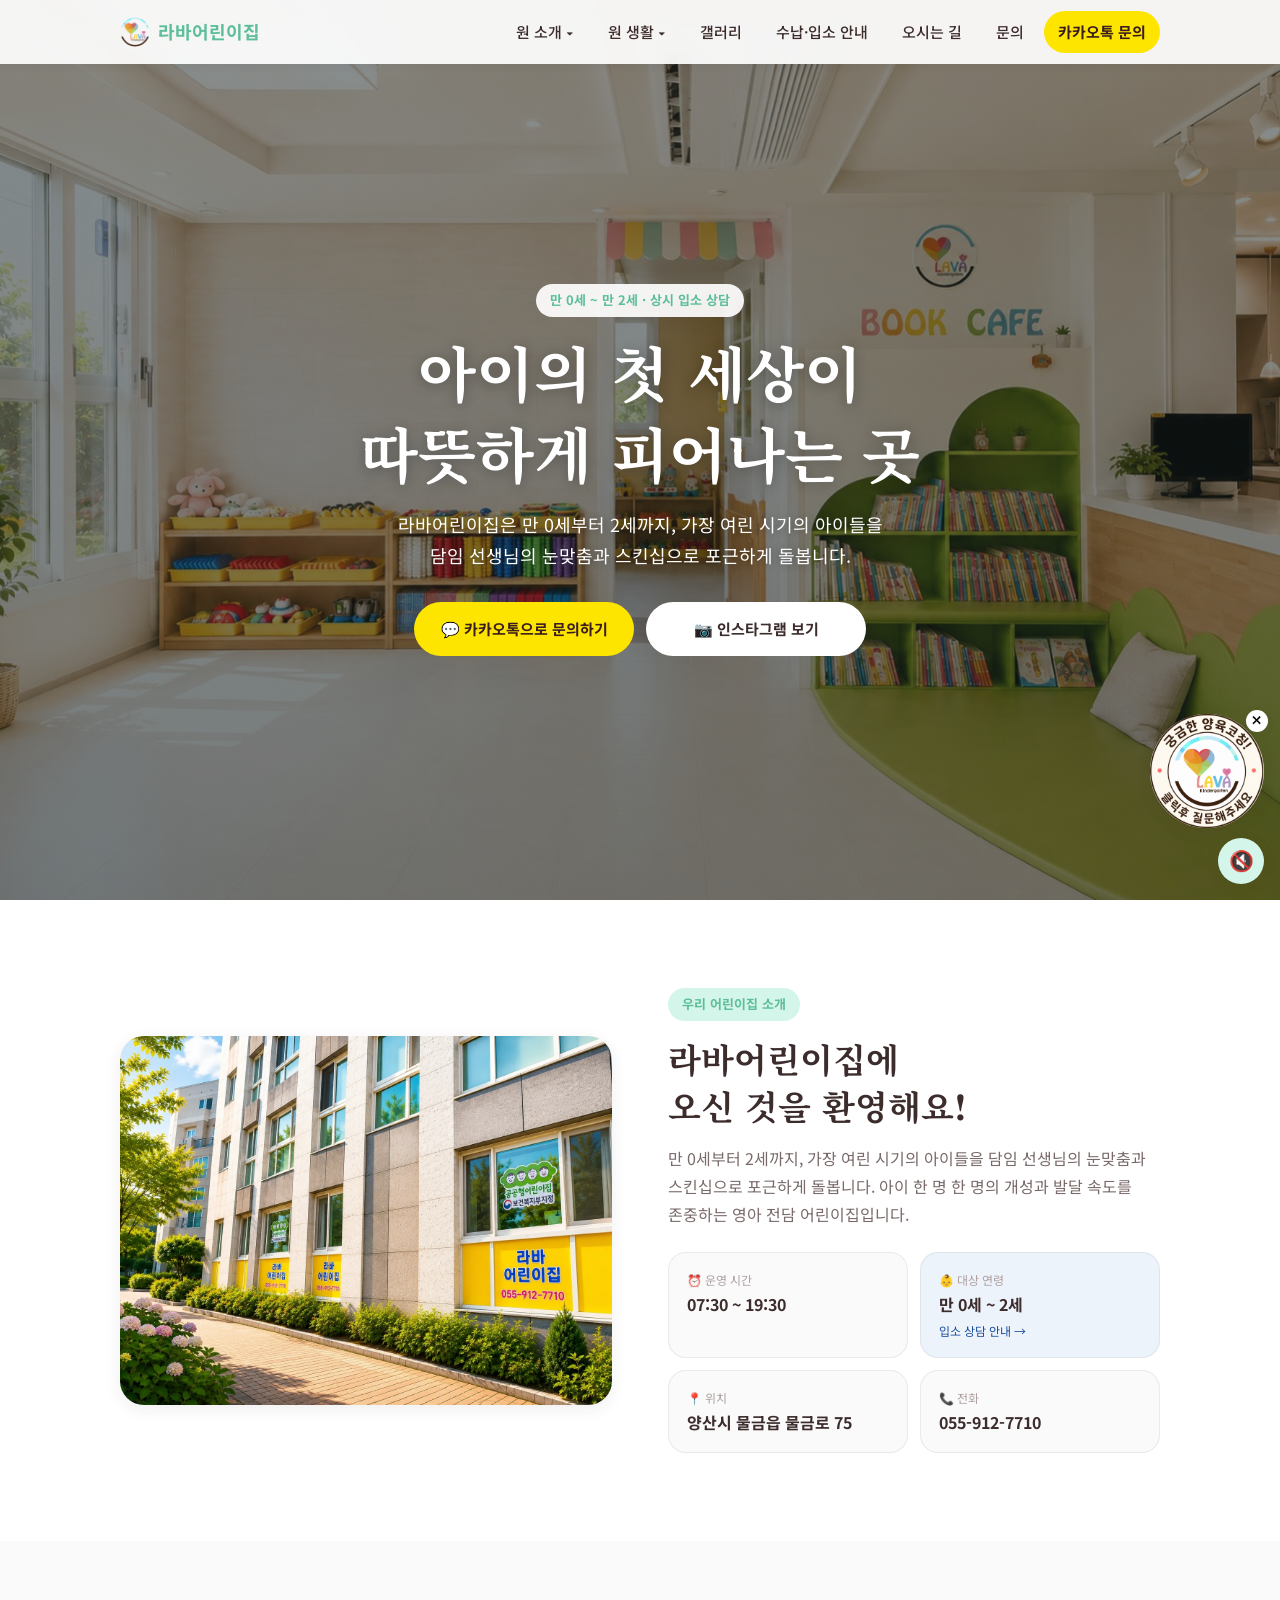
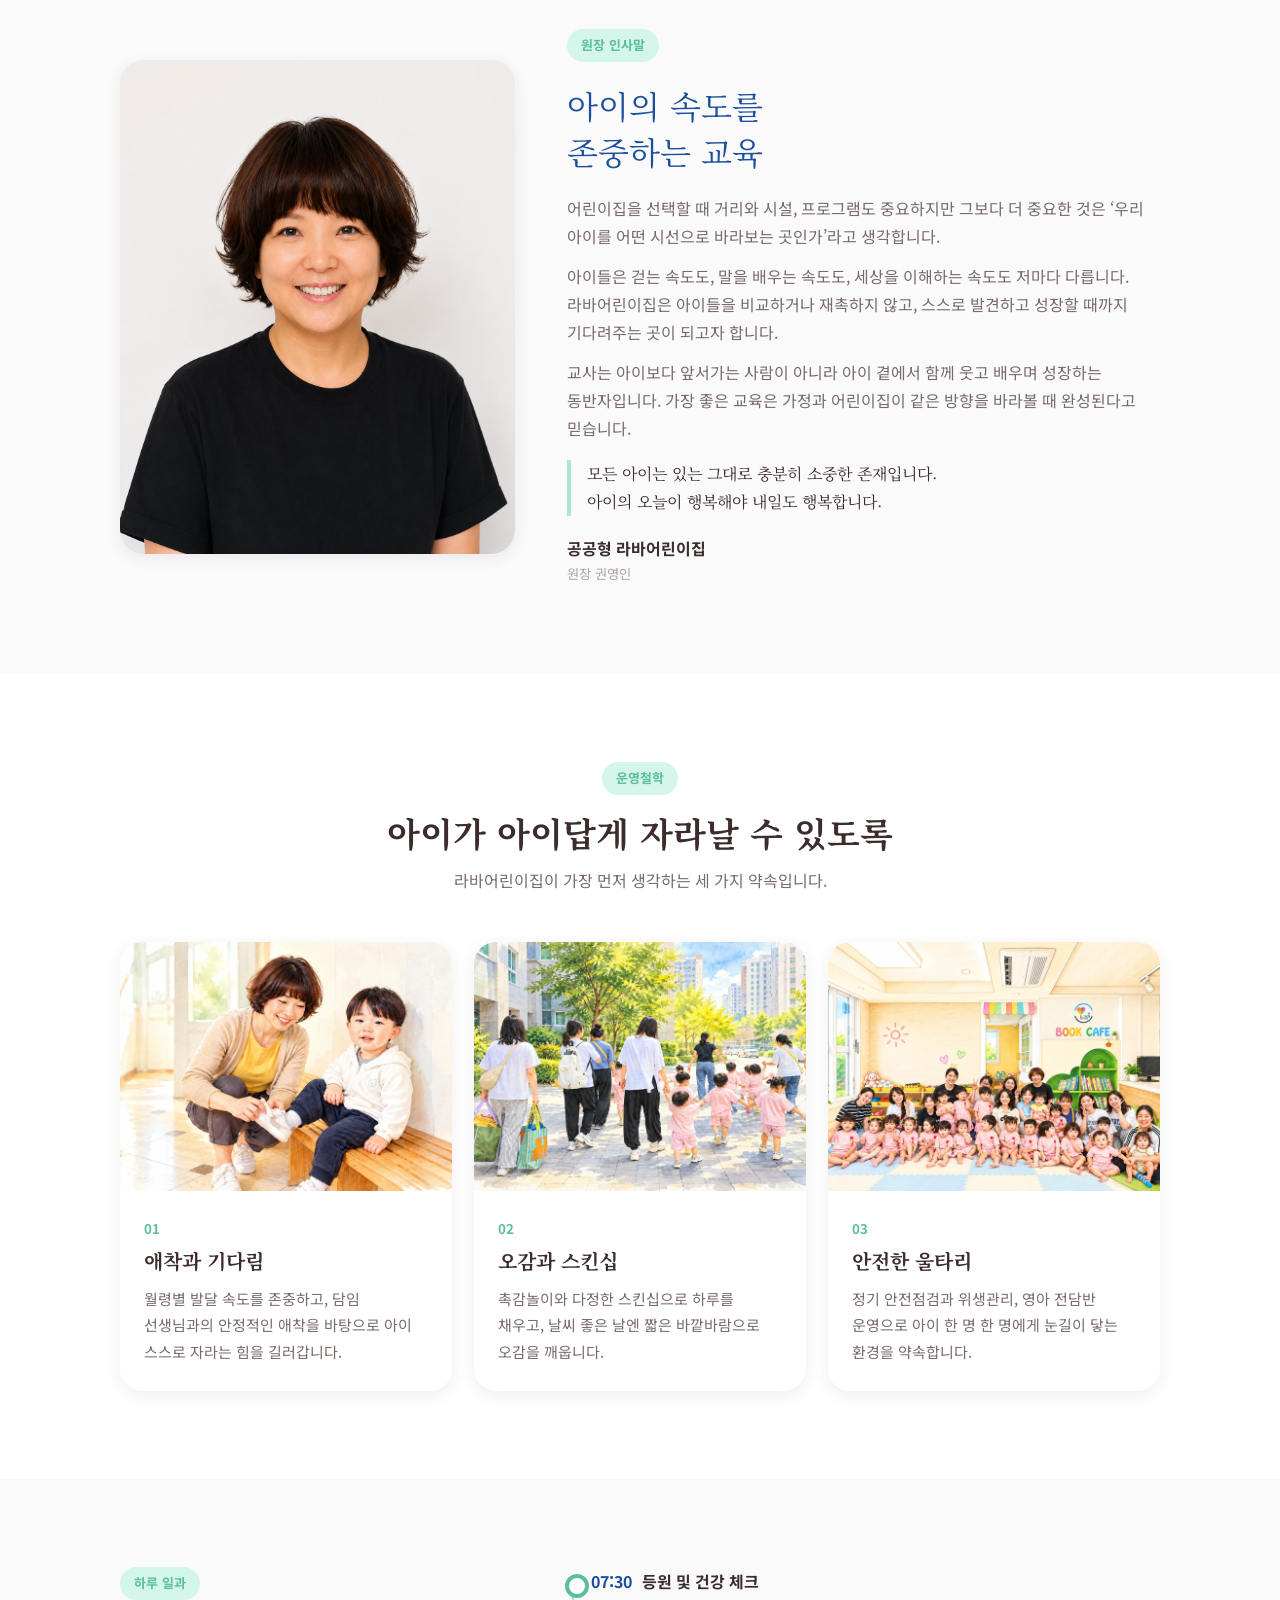
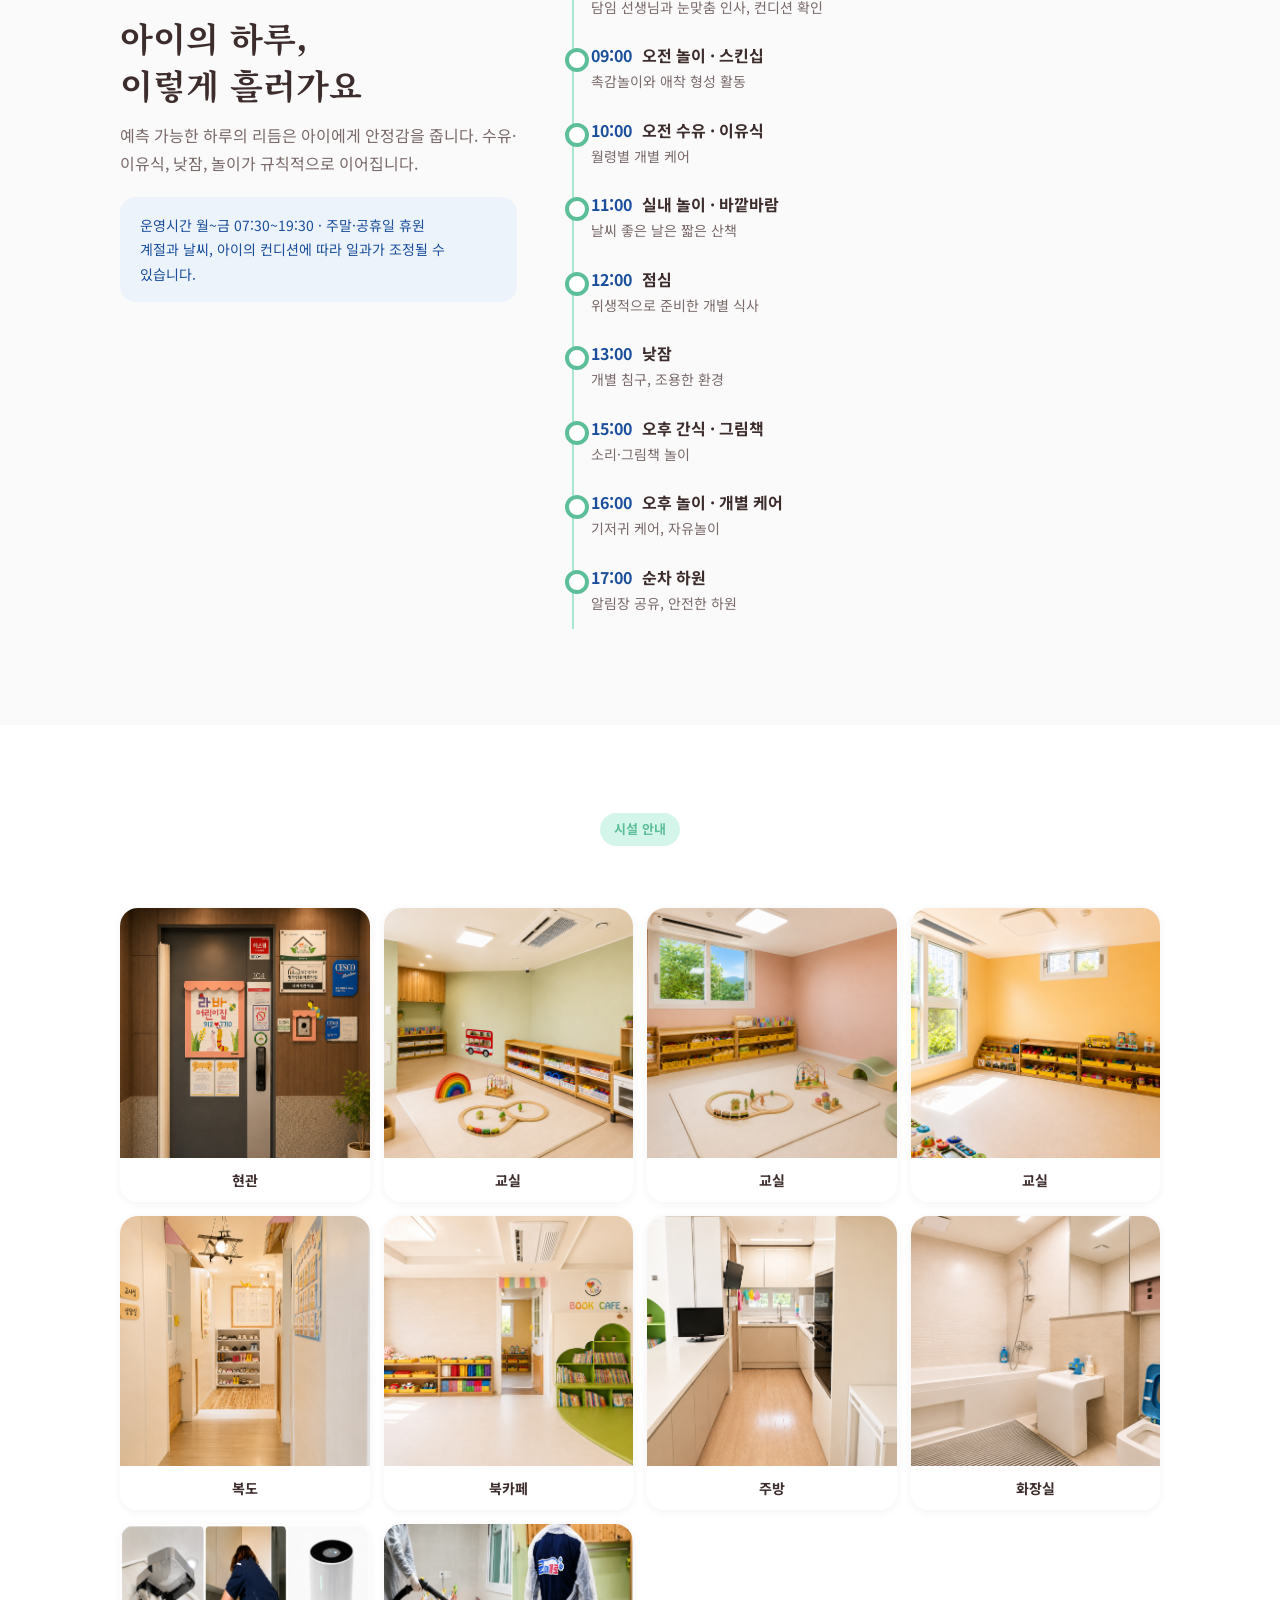
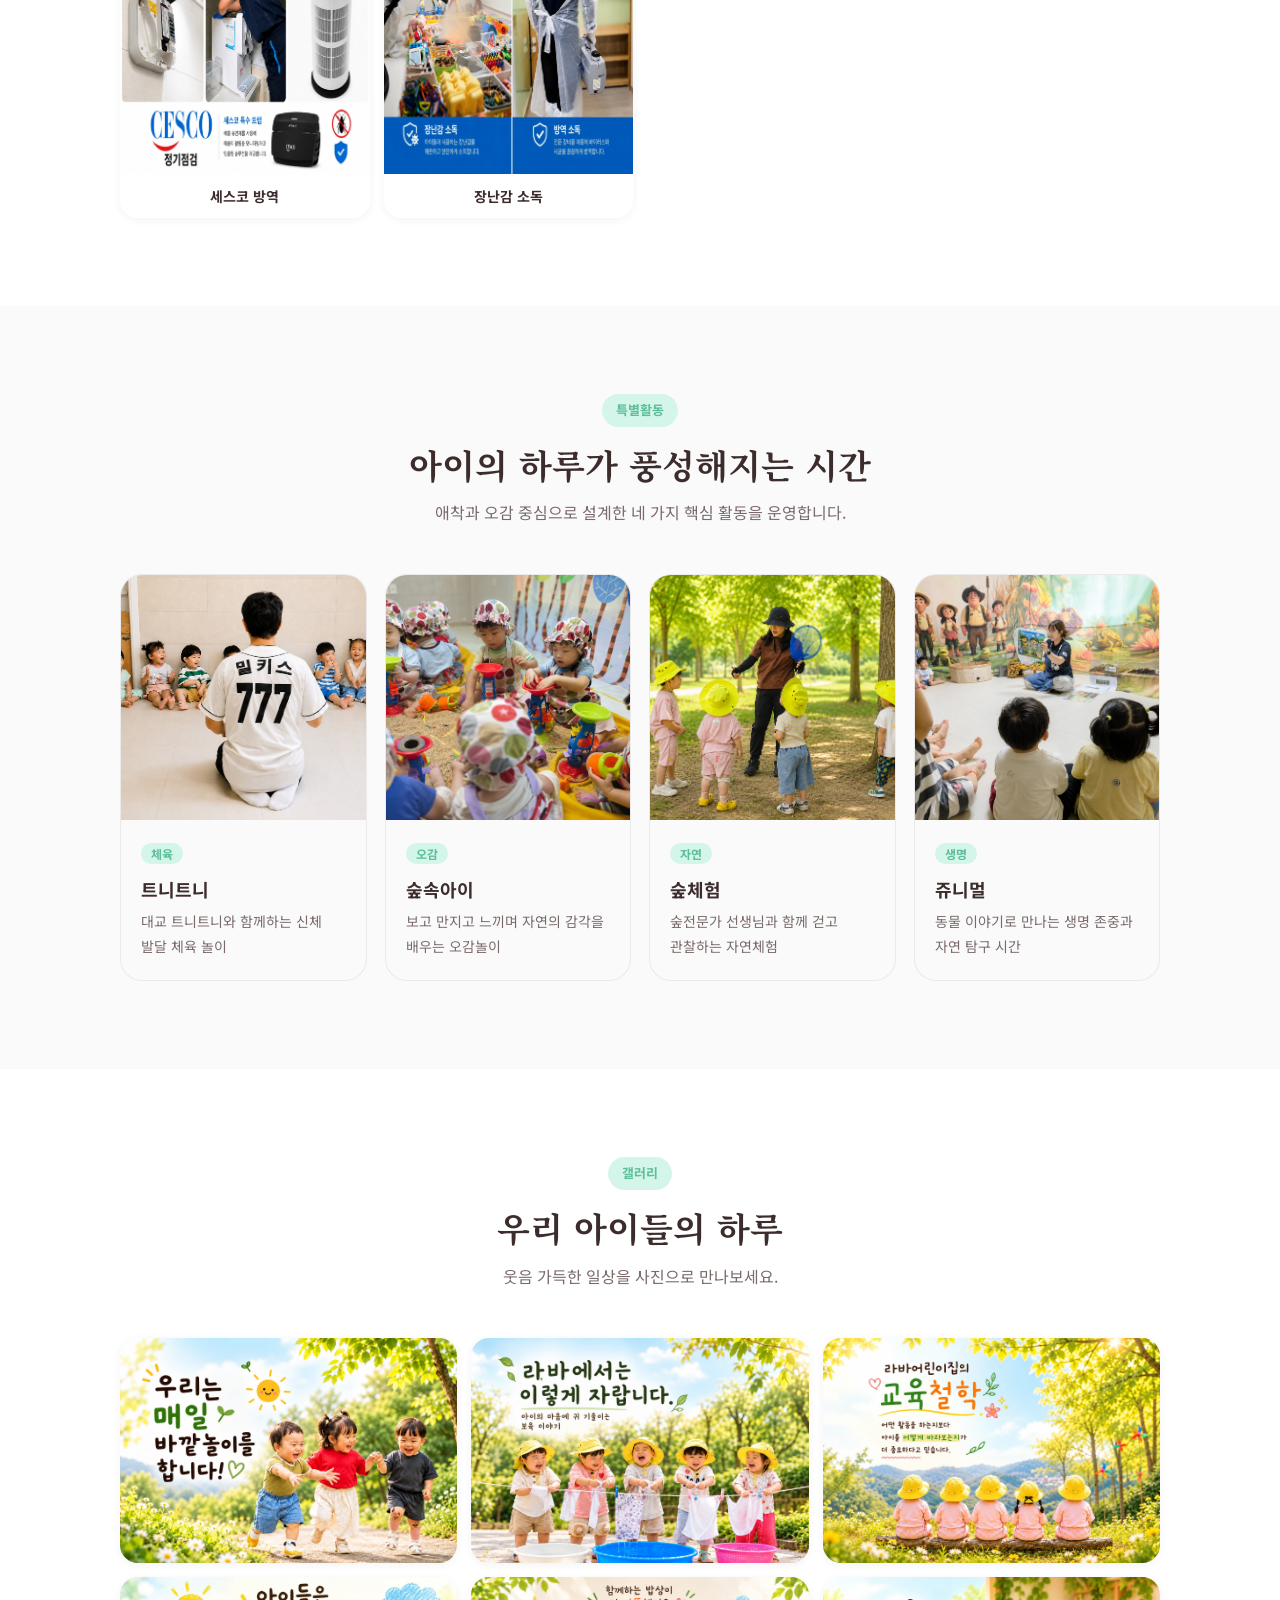
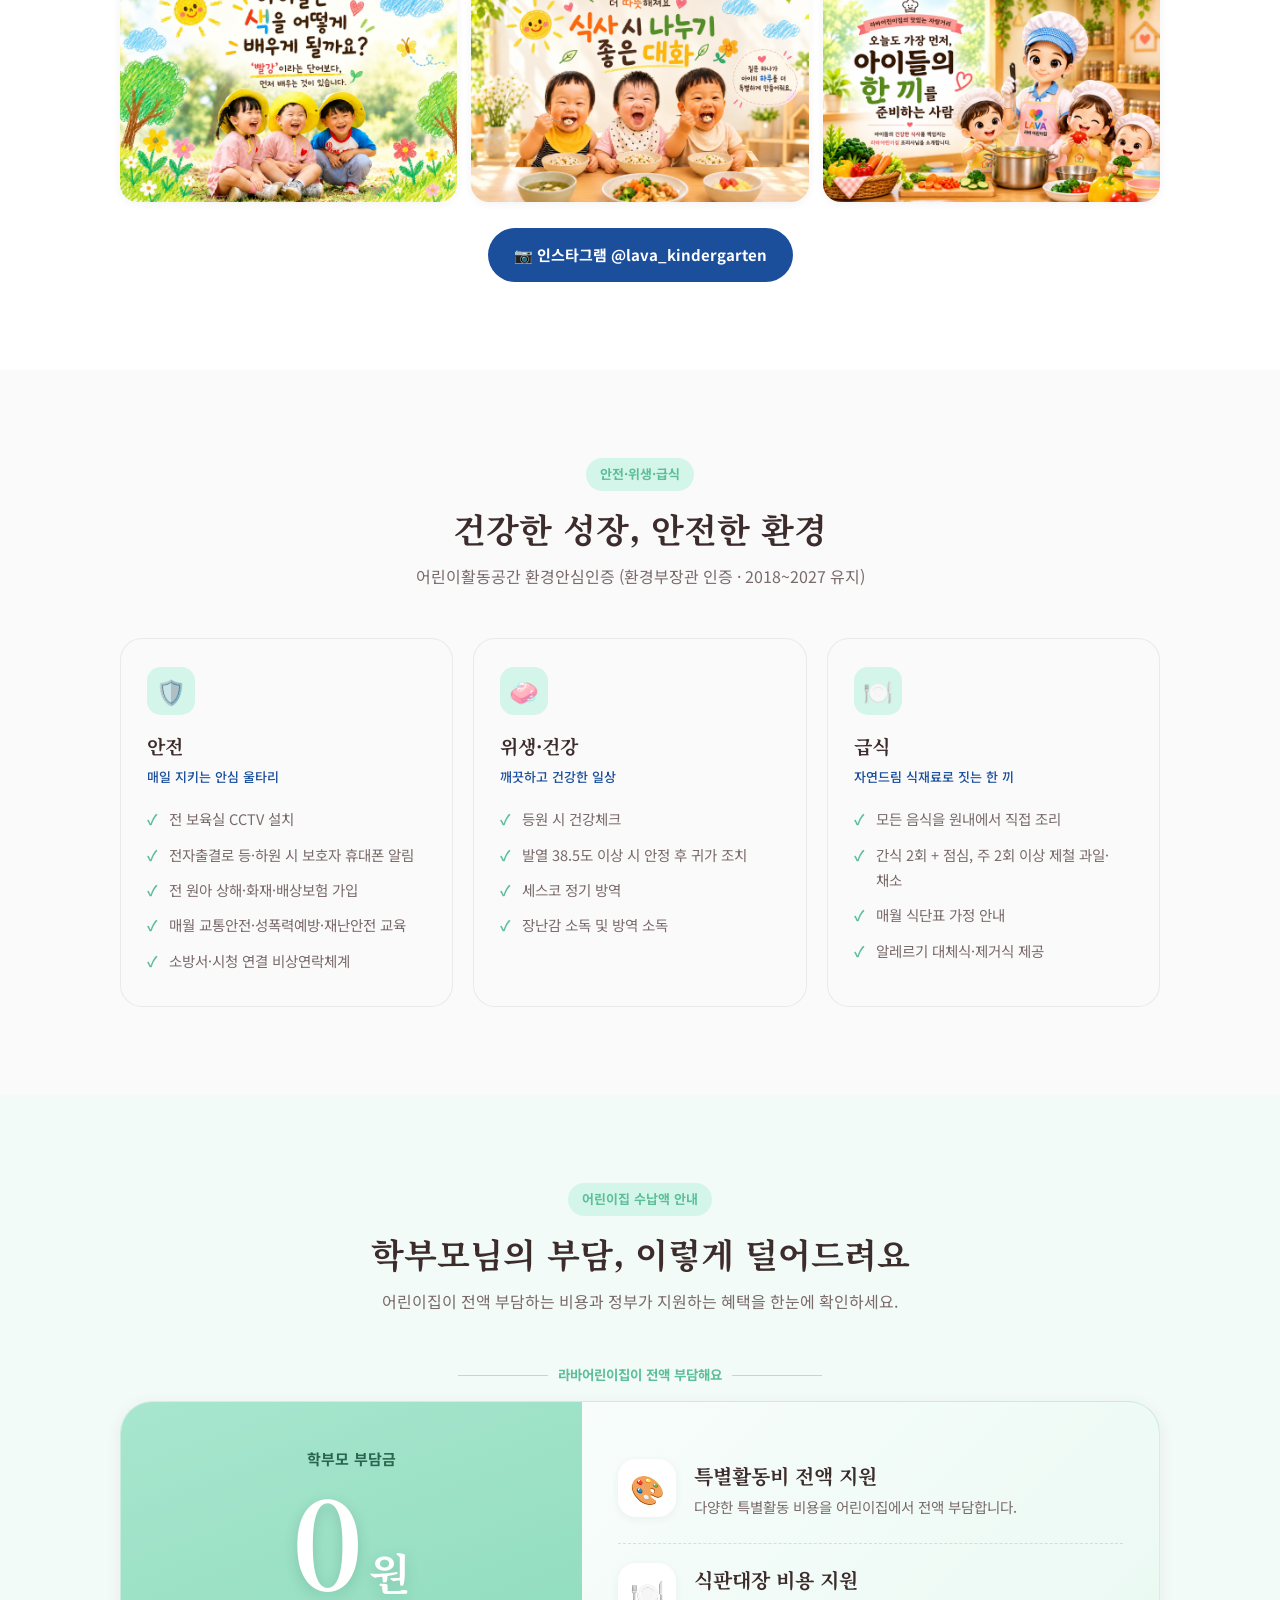
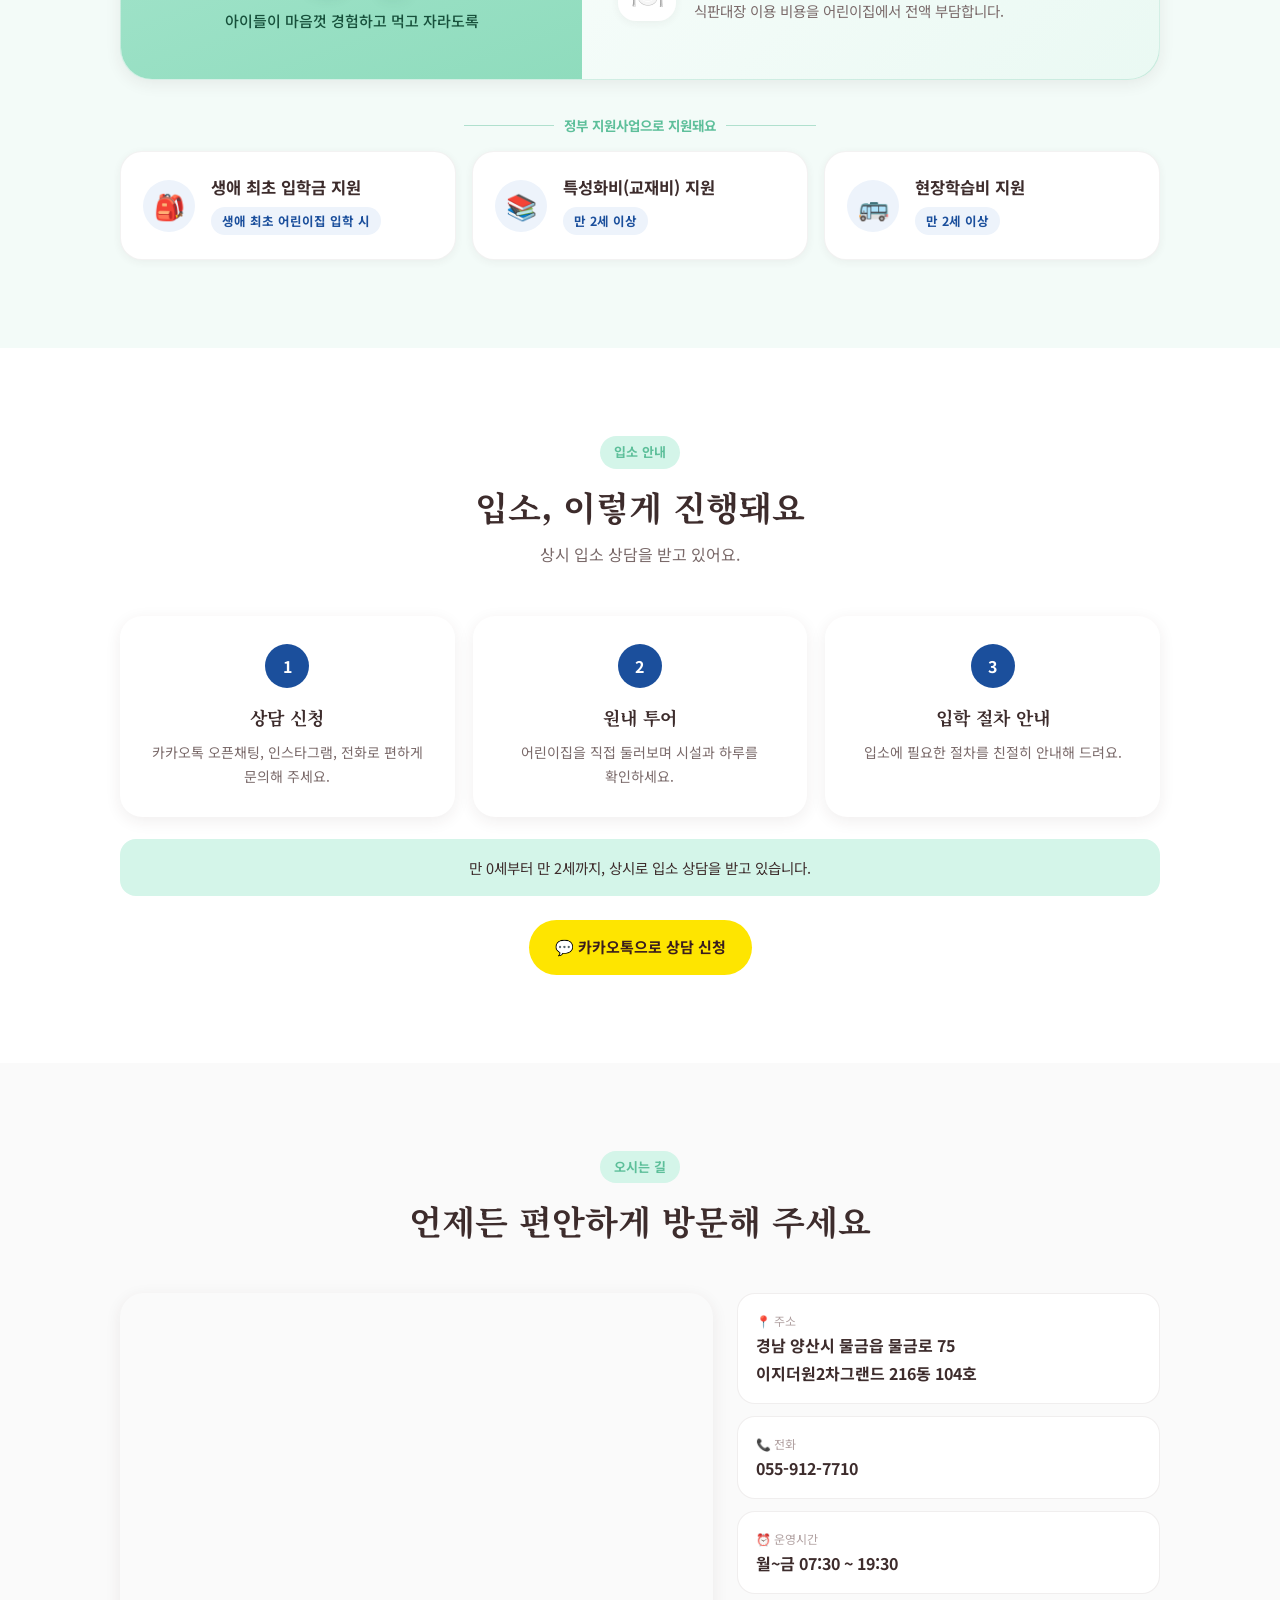
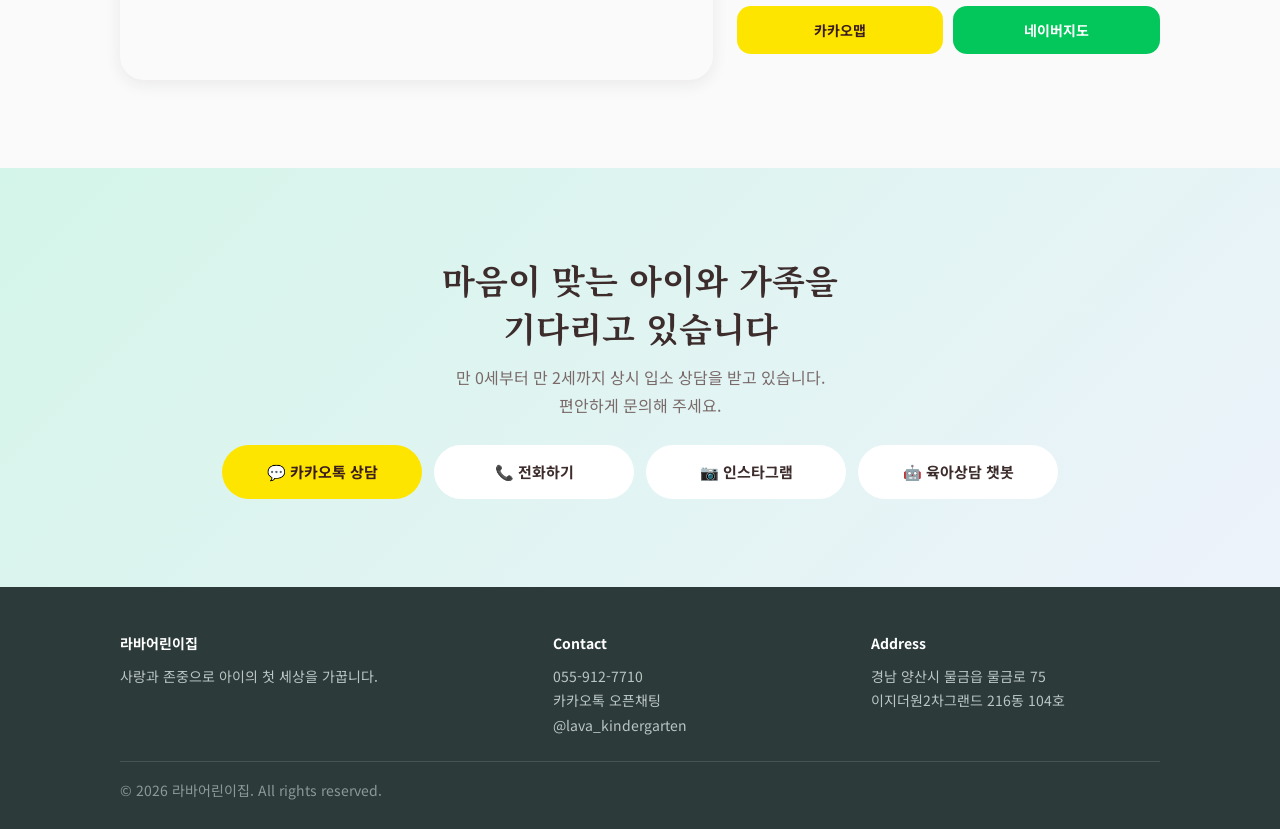
<file: index.html>
<!DOCTYPE html>
<html lang="ko">
<head>
<meta charset="utf-8">
<meta name="viewport" content="width=device-width, initial-scale=1">
<title>라바어린이집 — 아이의 첫 세상이 따뜻하게 피어나는 곳</title>
<meta name="description" content="경남 양산시 물금읍 · 만 0~2세 영아 전담 라바어린이집. 상시 입소 상담 받고 있어요.">
<link rel="icon" type="image/png" href="images/lava-logo.png">
<meta property="og:title" content="라바어린이집 — 아이의 첫 세상이 따뜻하게 피어나는 곳">
<meta property="og:image" content="images/og-image-v2.png">
<link rel="preconnect" href="https://fonts.googleapis.com">
<link href="https://fonts.googleapis.com/css2?family=Noto+Sans+KR:wght@400;500;700&family=Noto+Serif+KR:wght@500;700&display=swap" rel="stylesheet">
<style>
:root{
  --mint:#A8E6CF; --mint-light:#D4F5E9; --mint-dark:#5DBF9A;
  --text-dark:#3D2C2C; --text-mid:#7A6A6A; --text-light:#B0A0A0;
  --bg-main:#FAFAFA; --white:#fff;
  --navy:#1B4F9C; --navy-mid:#3D6FB5; --navy-light:#EDF3FB;
  --kakao:#FEE500;
  --serif:'Noto Serif KR',serif;
  --shadow:0 4px 16px rgba(61,44,44,.08); --shadow-sm:0 2px 8px rgba(61,44,44,.06);
  --border:1.5px solid rgba(61,44,44,.08);
}
*{box-sizing:border-box;margin:0;padding:0}
html{scroll-behavior:smooth;scroll-padding-top:68px}
body{font-family:'Noto Sans KR',sans-serif;background:var(--bg-main);color:var(--text-dark);line-height:1.75;word-break:keep-all}
img{display:block;max-width:100%}
a{color:inherit;text-decoration:none}
ul{list-style:none}
.container{max-width:1080px;margin:0 auto;padding:0 20px}
section{padding:88px 0}
.bg-w{background:var(--white)}
.badge{display:inline-flex;align-items:center;gap:6px;background:var(--mint-light);color:var(--mint-dark);font-weight:700;font-size:13px;padding:5px 14px;border-radius:99px;margin-bottom:14px}
h2{font-family:var(--serif);font-size:clamp(26px,3.6vw,34px);line-height:1.4;font-weight:700}
.sec-head{text-align:center;margin-bottom:48px}
.sec-head p{color:var(--text-mid);margin-top:10px}
.btn{display:inline-flex;align-items:center;gap:8px;padding:14px 26px;border-radius:99px;font-weight:700;font-size:15px;transition:.2s;border:0;cursor:pointer;font-family:inherit}
.btn:hover{transform:translateY(-2px)}
.btn-kakao{background:var(--kakao);color:#3A1D1D}
.btn-white{background:#fff;color:var(--text-dark)}
.btn-navy{background:var(--navy);color:#fff}
.reveal{opacity:0;transform:translateY(24px);transition:.7s}
.reveal.on{opacity:1;transform:none}

/* NAV */
nav{position:fixed;top:0;left:0;right:0;z-index:100;background:rgba(255,255,255,.92);backdrop-filter:blur(10px);box-shadow:var(--shadow-sm)}
.nav-in{display:flex;align-items:center;justify-content:space-between;height:64px}
.brand{display:flex;align-items:center;gap:8px;font-weight:700;font-size:18px;color:var(--mint-dark)}
.brand img{width:30px;height:30px;border-radius:50%;object-fit:cover}
.menu{display:flex;align-items:center;gap:6px}
.menu>li{position:relative}
.menu>li>a{display:block;padding:8px 14px;font-weight:500;font-size:15px;border-radius:10px}
.menu>li>a:hover{color:var(--mint-dark)}
.drop{position:absolute;top:100%;left:0;min-width:160px;background:#fff;border-radius:14px;box-shadow:var(--shadow);padding:8px;display:none}
.menu li:hover .drop{display:block}
.drop a{display:block;padding:9px 14px;border-radius:9px;font-size:14px}
.drop a:hover{background:var(--mint-light)}
.menu .nk{background:var(--kakao);font-weight:700;border-radius:99px;color:#3A1D1D}
.burger{display:none;background:none;border:0;font-size:26px;cursor:pointer;color:var(--text-dark)}
.mnav{display:none;position:fixed;top:64px;left:0;right:0;background:#fff;box-shadow:var(--shadow);padding:8px 20px 20px;z-index:99;max-height:calc(100vh - 64px);overflow:auto}
.mnav.open{display:block}
.mnav h4{font-size:12px;color:var(--text-light);margin:14px 0 2px}
.mnav a{display:block;padding:10px 0;border-bottom:1px solid rgba(61,44,44,.06)}

/* HERO */
.hero{position:relative;min-height:100vh;display:flex;align-items:center;justify-content:center;text-align:center;color:#fff;padding:100px 20px 60px;
  background:linear-gradient(rgba(20,30,30,.50),rgba(20,30,30,.58)),url("images/main-hero.jpg") center/cover}
.hero .badge{background:rgba(255,255,255,.92)}
.hero h1{font-family:var(--serif);font-size:clamp(34px,6vw,60px);line-height:1.35;font-weight:700;margin-bottom:16px;text-shadow:0 2px 14px rgba(0,0,0,.3)}
.hero h1 em{font-style:normal}
.hero p{font-size:18px;margin-bottom:30px;text-shadow:0 1px 8px rgba(0,0,0,.3)}
.hero .btns{display:flex;gap:12px;justify-content:center;flex-wrap:wrap}
.hero .btns .btn{width:220px;justify-content:center;padding:14px 10px;white-space:nowrap}

/* ABOUT */
.about-grid{display:grid;grid-template-columns:1fr 1fr;gap:56px;align-items:center}
.about-visual img{border-radius:24px;box-shadow:var(--shadow);aspect-ratio:4/3;object-fit:cover;width:100%}
.about-text p{color:var(--text-mid);margin:14px 0 24px}
.info-grid{display:grid;grid-template-columns:1fr 1fr;gap:12px}
.info-card{background:var(--bg-main);border:var(--border);border-radius:18px;padding:16px 18px;display:block;transition:.2s}
.info-card:hover{box-shadow:var(--shadow);transform:translateY(-2px)}
.info-card label{display:block;font-size:12px;color:var(--text-light)}
.info-card span{font-weight:700;font-size:16px}
.info-card small{display:block;color:var(--navy);font-size:12px;margin-top:2px}
.info-card-accent{background:var(--navy-light)}

/* DIRECTOR */
.dir-grid{display:grid;grid-template-columns:4fr 6fr;gap:52px;align-items:center}
.dir-grid img{border-radius:24px;box-shadow:var(--shadow);width:100%}
.dir-text .q{font-family:var(--serif);font-size:clamp(24px,3.2vw,32px);color:var(--navy);line-height:1.45;margin:6px 0 20px}
.dir-text p{color:var(--text-mid);margin-bottom:12px}
.dir-text .verse{font-family:var(--serif);color:var(--text-dark);border-left:4px solid var(--mint);padding-left:16px;margin:18px 0}
.sig{margin-top:16px;font-weight:700}
.sig small{display:block;font-weight:400;color:var(--text-light)}

/* PHILOSOPHY */
.cards3{display:grid;grid-template-columns:repeat(3,1fr);gap:22px}
.pcard{background:#fff;border-radius:22px;overflow:hidden;box-shadow:var(--shadow);transition:.25s}
.pcard:hover{transform:translateY(-6px)}
.pcard img{width:100%;aspect-ratio:4/3;object-fit:cover}
.pcard div{padding:22px 24px 26px}
.pcard small{color:var(--mint-dark);font-weight:700}
.pcard h3{font-family:var(--serif);font-size:20px;margin:2px 0 8px}
.pcard p{color:var(--text-mid);font-size:15px}

/* PROGRAMS */
.progs{display:grid;grid-template-columns:repeat(4,1fr);gap:18px}
.prog{background:var(--bg-main);border:var(--border);border-radius:22px;overflow:hidden;transition:.25s}
.prog:hover{box-shadow:var(--shadow);transform:translateY(-4px)}
.prog img{width:100%;aspect-ratio:1;object-fit:cover}
.prog div{padding:18px 20px 22px}
.prog small{background:var(--mint-light);color:var(--mint-dark);font-weight:700;font-size:12px;padding:2px 10px;border-radius:99px}
.prog h3{font-size:18px;margin:8px 0 4px}
.prog p{font-size:14px;color:var(--text-mid)}

/* GALLERY */
.tabs{display:flex;gap:8px;justify-content:center;margin-bottom:26px}
.tabs button{border:var(--border);background:#fff;padding:9px 22px;border-radius:99px;font:inherit;font-weight:500;cursor:pointer;color:var(--text-mid)}
.tabs button.on{background:var(--mint);border-color:var(--mint);color:var(--text-dark);font-weight:700}
.grid{display:grid;grid-template-columns:repeat(3,minmax(0,1fr));gap:14px}
.grid img{width:100%;aspect-ratio:3/2;object-fit:cover;border-radius:18px;cursor:zoom-in;transition:.3s;box-shadow:var(--shadow-sm)}
.grid img:hover{transform:scale(1.03)}
.grid img.ct{object-fit:contain;background:#fff}
[hidden]{display:none!important}
.mbr{display:none}
@media(max-width:600px){.mbr{display:inline}.sec-head,.sec-head p{text-align:center}}
.lb{position:fixed;inset:0;background:rgba(0,0,0,.88);display:none;place-items:center;z-index:200;padding:20px;cursor:zoom-out}
.lb.open{display:grid}
.lb img{max-height:90vh;border-radius:12px}

/* DAILY */
.daily-grid{display:grid;grid-template-columns:1fr 1.5fr;gap:48px;align-items:start}
.tl{position:relative;padding-left:26px}
.tl::before{content:"";position:absolute;left:7px;top:8px;bottom:8px;width:2px;background:var(--mint)}
.tl li{position:relative;padding:0 0 22px}
.tl li::before{content:"";position:absolute;left:-26px;top:7px;width:16px;height:16px;border-radius:50%;background:#fff;border:4px solid var(--mint-dark)}
.tl time{font-weight:700;color:var(--navy);margin-right:10px}
.tl b{font-weight:700}
.tl span{display:block;color:var(--text-mid);font-size:14px}
.note{background:var(--navy-light);border-radius:16px;padding:16px 20px;font-size:14px;color:var(--navy);margin-top:20px}

/* FACILITY */
.fac{display:grid;grid-template-columns:repeat(4,minmax(0,1fr));gap:14px}
.fac figure{display:flex;flex-direction:column;background:#fff;border-radius:18px;overflow:hidden;box-shadow:var(--shadow-sm);min-width:0}
.fac img{display:block;width:100%;height:auto;aspect-ratio:1/1;object-fit:cover;background:#fff}
.fac figcaption{padding:10px 14px;font-weight:700;font-size:14px;color:var(--text-dark);text-align:center;background:#fff}

/* SAFETY */
.safe-grid{display:grid;grid-template-columns:repeat(3,1fr);gap:20px}
.scard{background:var(--bg-main);border:var(--border);border-radius:22px;padding:28px 26px}
.scard .ic{width:48px;height:48px;border-radius:14px;background:var(--mint-light);display:grid;place-items:center;font-size:24px;margin-bottom:14px}
.scard h3{font-family:var(--serif);font-size:19px;margin-bottom:4px}
.scard .s{color:var(--navy);font-size:13px;font-weight:500;margin-bottom:12px}
.scard li{padding:5px 0 5px 22px;position:relative;font-size:14.5px;color:var(--text-mid)}
.scard li::before{content:"✓";position:absolute;left:0;color:var(--mint-dark);font-weight:700}

/* FEES (수납액 안내) */
.bg-cream{background:#F3FBF8}
.fp-label{display:flex;align-items:center;justify-content:center;gap:10px;font-size:13.5px;font-weight:700;color:var(--mint-dark);margin:0 0 14px}
.fp-label::before,.fp-label::after{content:"";height:1px;flex:1;max-width:90px;background:rgba(93,191,154,.45)}
.fp-hero{display:grid;grid-template-columns:1fr 1.25fr;gap:0;background:linear-gradient(135deg,#fff 0%,#EAF9F3 100%);border-radius:32px;box-shadow:var(--shadow);overflow:hidden;border:1.5px solid rgba(93,191,154,.25)}
.fp-zero{display:flex;flex-direction:column;align-items:center;justify-content:center;text-align:center;padding:44px 28px;background:linear-gradient(160deg,var(--mint) 0%,#8FDCBD 100%);color:#17503B}
.fp-zero small{font-size:15px;font-weight:700;letter-spacing:.02em;opacity:.85}
.fp-zero .num{font-family:var(--serif);font-size:clamp(84px,11vw,120px);line-height:1;font-weight:700;margin:6px 0 2px;color:#fff;text-shadow:0 4px 14px rgba(23,80,59,.18)}
.fp-zero .num i{font-style:normal;font-size:.36em;margin-left:6px}
.fp-zero p{font-size:15px;font-weight:500;margin-top:8px}
.fp-list{display:flex;flex-direction:column;justify-content:center;gap:6px;padding:30px 36px}
.fp-item{display:flex;align-items:center;gap:18px;padding:18px 0}
.fp-item+.fp-item{border-top:1px dashed rgba(61,44,44,.14)}
.fp-item .ico{flex:none;width:58px;height:58px;border-radius:18px;background:#fff;box-shadow:var(--shadow-sm);display:grid;place-items:center;font-size:28px}
.fp-item h3{font-family:var(--serif);font-size:20px;margin-bottom:2px;color:var(--text-dark)}
.fp-item p{font-size:14.5px;color:var(--text-mid);line-height:1.65}
.fp-gov{margin-top:34px}
.fp-gov-grid{display:grid;grid-template-columns:repeat(3,minmax(0,1fr));gap:16px}
.fp-card{background:#fff;border-radius:22px;padding:24px 22px;box-shadow:var(--shadow-sm);border:1.5px solid rgba(61,44,44,.06);display:flex;align-items:center;gap:16px;transition:transform .3s,box-shadow .3s}
.fp-card:hover{transform:translateY(-4px);box-shadow:var(--shadow)}
.fp-card .ico{flex:none;width:52px;height:52px;border-radius:50%;background:var(--navy-light);display:grid;place-items:center;font-size:25px}
.fp-card h4{font-size:16.5px;font-weight:700;color:var(--text-dark);line-height:1.4;margin-bottom:6px}
.fp-card .tag{display:inline-block;font-size:12.5px;font-weight:700;color:var(--navy);background:var(--navy-light);padding:3px 11px;border-radius:99px}
@media(max-width:800px){
  .fp-hero{grid-template-columns:1fr;border-radius:26px}
  .fp-zero{padding:34px 20px}
  .fp-list{padding:14px 22px 20px}
  .fp-item{gap:14px;padding:16px 0}
  .fp-item .ico{width:50px;height:50px;font-size:24px;border-radius:15px}
  .fp-item h3{font-size:18px}
  .fp-gov-grid{grid-template-columns:1fr}
}

/* ADMISSION */
.steps{display:grid;grid-template-columns:repeat(4,1fr);gap:18px}
.step{background:#fff;border-radius:22px;padding:28px 22px;box-shadow:var(--shadow);text-align:center}
.step .n{width:44px;height:44px;border-radius:50%;background:var(--navy);color:#fff;font-weight:700;display:grid;place-items:center;margin:0 auto 14px}
.step h3{font-family:var(--serif);font-size:18px;margin-bottom:6px}
.step p{font-size:14px;color:var(--text-mid)}
.adm-note{margin-top:22px;background:var(--mint-light);border-radius:16px;padding:16px 22px;font-size:14.5px;text-align:center}
.adm-cta{text-align:center;margin-top:24px}

/* MAP */
.map-grid{display:grid;grid-template-columns:1.4fr 1fr;gap:24px}
.map{border-radius:24px;overflow:hidden;box-shadow:var(--shadow);min-height:380px}
.map iframe{width:100%;height:100%;min-height:380px;border:0}
.map-info{display:flex;flex-direction:column;gap:12px}
.map-info .info-card{background:#fff}
.map-btns{display:flex;gap:10px}
.map-btns a{flex:1;text-align:center;padding:12px;border-radius:14px;font-weight:700;font-size:14px}
.mk{background:var(--kakao);color:#3A1D1D}.mn{background:#03C75A;color:#fff}

/* CONTACT */
.contact{background:linear-gradient(135deg,var(--mint-light),var(--navy-light));text-align:center}
.contact h2{margin-bottom:12px}
.contact p{color:var(--text-mid);max-width:520px;margin:0 auto 26px}
.contact .btns{display:flex;gap:12px;justify-content:center;flex-wrap:wrap}
.contact .btns .btn{width:200px;justify-content:center;padding:14px 10px;white-space:nowrap}

footer{background:#2D3A3A;color:#b9c6c4;padding:44px 0 26px;font-size:14px}
.fg{display:grid;grid-template-columns:1.4fr 1fr 1fr;gap:28px;margin-bottom:24px}
footer h4{color:#fff;margin-bottom:8px}
footer a{display:block}
.fb{border-top:1px solid rgba(255,255,255,.12);padding-top:16px;color:#8a9a98}

/* floating */
.float{position:fixed;right:16px;bottom:16px;z-index:90;display:flex;flex-direction:column;align-items:flex-end;gap:10px}
.cb{position:relative;animation:cbWander 120s ease-in-out infinite}
.cb:hover{animation-play-state:paused}
@keyframes cbWander{
  0%{translate:0 0}
  14%{translate:-30vw -22vh}
  28%{translate:-62vw -48vh}
  42%{translate:-40vw -8vh}
  57%{translate:-68vw -30vh}
  71%{translate:-22vw -52vh}
  85%{translate:-48vw -18vh}
  100%{translate:0 0}
}
@media (prefers-reduced-motion:reduce){.cb{animation:none}}
.cb img{width:114px;height:114px;border-radius:50%;box-shadow:var(--shadow)}
.cb .x{position:absolute;top:-4px;right:-4px;width:22px;height:22px;border-radius:50%;border:0;background:#fff;box-shadow:var(--shadow-sm);cursor:pointer;font-size:12px}
.snd{width:46px;height:46px;border-radius:50%;border:0;background:var(--mint-light);box-shadow:var(--shadow);cursor:pointer;font-size:20px}

@media(max-width:900px){
  section{padding:64px 0}
  .menu{display:none}.burger{display:block}
  .about-grid,.dir-grid,.daily-grid,.map-grid{grid-template-columns:1fr;gap:28px}
  .cards3,.safe-grid{grid-template-columns:1fr}
  .progs,.steps{grid-template-columns:repeat(2,1fr)}.fac{grid-template-columns:repeat(2,minmax(0,1fr))}
  .grid{grid-template-columns:repeat(2,minmax(0,1fr))}
  .fg{grid-template-columns:1fr}
}
@media(max-width:480px){.info-grid{grid-template-columns:1fr}}
</style>
</head>
<body>

<nav>
  <div class="container nav-in">
    <a href="#top" class="brand"><img src="images/lava-logo.png" alt="">라바어린이집</a>
    <ul class="menu">
      <li><a href="#about">원 소개 ▾</a>
        <div class="drop"><a href="#about">어린이집 소개</a><a href="#director">원장 인사말</a><a href="#philosophy">운영철학</a></div></li>
      <li><a href="#daily">원 생활 ▾</a>
        <div class="drop"><a href="#daily">하루 일과</a><a href="#facility">시설 안내</a><a href="#programs">특별활동</a><a href="#safety">안전·위생·급식</a></div></li>
      <li><a href="#gallery">갤러리</a></li>
      <li><a href="#fees">수납·입소 안내</a></li>
      <li><a href="#map">오시는 길</a></li>
      <li><a href="#contact">문의</a></li>
      <li><a class="nk" href="https://open.kakao.com/o/sS4eqmpf" target="_blank" rel="noopener">카카오톡 문의</a></li>
    </ul>
    <button class="burger" id="burger" aria-label="메뉴">☰</button>
  </div>
</nav>
<div class="mnav" id="mnav">
  <h4>원 소개</h4><a href="#about">어린이집 소개</a><a href="#director">원장 인사말</a><a href="#philosophy">운영철학</a>
  <h4>원 생활</h4><a href="#daily">하루 일과</a><a href="#facility">시설 안내</a><a href="#programs">특별활동</a><a href="#safety">안전·위생·급식</a>
  <h4>바로가기</h4><a href="#gallery">갤러리</a><a href="#fees">수납·입소 안내</a><a href="#map">오시는 길</a><a href="#contact">문의</a>
  <a href="https://open.kakao.com/o/sS4eqmpf" target="_blank" rel="noopener" style="font-weight:700">💬 카카오톡 문의</a>
</div>

<header class="hero" id="top">
  <div>
    <span class="badge">만 0세 ~ 만 2세 · 상시 입소 상담</span>
    <h1>아이의 첫 세상이<br><em>따뜻하게 피어나는 곳</em></h1>
    <p>라바어린이집은 만 0세부터 2세까지, 가장 여린 시기의 아이들을<br>담임 선생님의 눈맞춤과 스킨십으로 포근하게 돌봅니다.</p>
    <div class="btns">
      <a class="btn btn-kakao" href="https://open.kakao.com/o/sS4eqmpf" target="_blank" rel="noopener">💬 카카오톡으로 문의하기</a>
      <a class="btn btn-white" href="https://www.instagram.com/lava_kindergarten" target="_blank" rel="noopener">📷 인스타그램 보기</a>
    </div>
  </div>
</header>

<section id="about" class="bg-w">
  <div class="container about-grid reveal">
    <div class="about-visual"><img src="images/about-exterior.webp" alt="라바어린이집" loading="lazy"></div>
    <div class="about-text">
      <div class="badge">우리 어린이집 소개</div>
      <h2>라바어린이집에<br>오신 것을 환영해요!</h2>
      <p>만 0세부터 2세까지, 가장 여린 시기의 아이들을 담임 선생님의 눈맞춤과 스킨십으로 포근하게 돌봅니다. 아이 한 명 한 명의 개성과 발달 속도를 존중하는 영아 전담 어린이집입니다.</p>
      <div class="info-grid">
        <a href="#daily" class="info-card"><label>⏰ 운영 시간</label><span>07:30 ~ 19:30</span></a>
        <a href="#admission" class="info-card info-card-accent"><label>👶 대상 연령</label><span>만 0세 ~ 2세</span><small>입소 상담 안내 →</small></a>
        <a href="#map" class="info-card"><label>📍 위치</label><span>양산시 물금읍 물금로 75</span></a>
        <a href="tel:055-912-7710" class="info-card"><label>📞 전화</label><span>055-912-7710</span></a>
      </div>
    </div>
  </div>
</section>

<section id="director">
  <div class="container dir-grid reveal">
    <div><img src="images/원장님.png" alt="원장님" loading="lazy"></div>
    <div class="dir-text">
      <div class="badge">원장 인사말</div>
      <p class="q">아이의 속도를<br>존중하는 교육</p>
      <p>어린이집을 선택할 때 거리와 시설, 프로그램도 중요하지만 그보다 더 중요한 것은 ‘우리 아이를 어떤 시선으로 바라보는 곳인가’라고 생각합니다.</p>
      <p>아이들은 걷는 속도도, 말을 배우는 속도도, 세상을 이해하는 속도도 저마다 다릅니다. 라바어린이집은 아이들을 비교하거나 재촉하지 않고, 스스로 발견하고 성장할 때까지 기다려주는 곳이 되고자 합니다.</p>
      <p>교사는 아이보다 앞서가는 사람이 아니라 아이 곁에서 함께 웃고 배우며 성장하는 동반자입니다. 가장 좋은 교육은 가정과 어린이집이 같은 방향을 바라볼 때 완성된다고 믿습니다.</p>
      <p class="verse">모든 아이는 있는 그대로 충분히 소중한 존재입니다.<br>아이의 오늘이 행복해야 내일도 행복합니다.</p>
      <div class="sig">공공형 라바어린이집<small>원장 권영인</small></div>
    </div>
  </div>
</section>

<section id="philosophy" class="bg-w">
  <div class="container">
    <div class="sec-head reveal"><div class="badge">운영철학</div><h2>아이가 아이답게<br class="mbr"> 자라날 수 있도록</h2><p>라바어린이집이 가장 먼저 생각하는<br class="mbr"> 세 가지 약속입니다.</p></div>
    <div class="cards3">
      <div class="pcard reveal"><img src="images/phil-attachment.webp" alt="아이의 신발을 신겨주는 선생님" loading="lazy"><div><small>01</small><h3>애착과 기다림</h3><p>월령별 발달 속도를 존중하고, 담임 선생님과의 안정적인 애착을 바탕으로 아이 스스로 자라는 힘을 길러갑니다.</p></div></div>
      <div class="pcard reveal"><img src="images/phil-senses.webp" alt="선생님과 손잡고 산책하는 아이들" loading="lazy"><div><small>02</small><h3>오감과 스킨십</h3><p>촉감놀이와 다정한 스킨십으로 하루를 채우고, 날씨 좋은 날엔 짧은 바깥바람으로 오감을 깨웁니다.</p></div></div>
      <div class="pcard reveal"><img src="images/phil-safe-group.webp" alt="북카페에서 함께한 선생님과 아이들" loading="lazy"><div><small>03</small><h3>안전한 울타리</h3><p>정기 안전점검과 위생관리, 영아 전담반 운영으로 아이 한 명 한 명에게 눈길이 닿는 환경을 약속합니다.</p></div></div>
    </div>
  </div>
</section>

<section id="daily">
  <div class="container daily-grid">
    <div class="reveal">
      <div class="badge">하루 일과</div>
      <h2>아이의 하루,<br>이렇게 흘러가요</h2>
      <p style="color:var(--text-mid);margin-top:12px">예측 가능한 하루의 리듬은 아이에게 안정감을 줍니다. 수유·이유식, 낮잠, 놀이가 규칙적으로 이어집니다.</p>
      <div class="note">운영시간 월~금 07:30~19:30 · 주말·공휴일 휴원<br>계절과 날씨, 아이의 컨디션에 따라 일과가 조정될 수 있습니다.</div>
    </div>
    <ul class="tl reveal">
      <li><time>07:30</time><b>등원 및 건강 체크</b><span>담임 선생님과 눈맞춤 인사, 컨디션 확인</span></li>
      <li><time>09:00</time><b>오전 놀이 · 스킨십</b><span>촉감놀이와 애착 형성 활동</span></li>
      <li><time>10:00</time><b>오전 수유 · 이유식</b><span>월령별 개별 케어</span></li>
      <li><time>11:00</time><b>실내 놀이 · 바깥바람</b><span>날씨 좋은 날은 짧은 산책</span></li>
      <li><time>12:00</time><b>점심</b><span>위생적으로 준비한 개별 식사</span></li>
      <li><time>13:00</time><b>낮잠</b><span>개별 침구, 조용한 환경</span></li>
      <li><time>15:00</time><b>오후 간식 · 그림책</b><span>소리·그림책 놀이</span></li>
      <li><time>16:00</time><b>오후 놀이 · 개별 케어</b><span>기저귀 케어, 자유놀이</span></li>
      <li><time>17:00</time><b>순차 하원</b><span>알림장 공유, 안전한 하원</span></li>
    </ul>
  </div>
</section>

<section id="facility" class="bg-w">
  <div class="container">
    <div class="sec-head reveal"><div class="badge">시설 안내</div></div>
    <div class="fac reveal">
      <figure><img src="images/시설_입구.png" alt="현관" loading="lazy"><figcaption>현관</figcaption></figure>
      <figure><img src="images/교실1.jpg" alt="교실" loading="lazy"><figcaption>교실</figcaption></figure>
      <figure><img src="images/교실2.png" alt="교실" loading="lazy"><figcaption>교실</figcaption></figure>
      <figure><img src="images/꿈별반-v2.png" alt="교실" loading="lazy"><figcaption>교실</figcaption></figure>
      <figure><img src="images/시설_복도.png" alt="복도" loading="lazy"><figcaption>복도</figcaption></figure>
      <figure><img src="images/시설_북카페.png" alt="북카페" loading="lazy"><figcaption>북카페</figcaption></figure>
      <figure><img src="images/시설_주방.png" alt="주방" loading="lazy"><figcaption>주방</figcaption></figure>
      <figure><img src="images/시설_욕실.png" alt="화장실" loading="lazy"><figcaption>화장실</figcaption></figure>
      <figure><img src="images/시설_세스코-v2.webp" alt="세스코 정기 방역 점검" loading="lazy"><figcaption>세스코 방역</figcaption></figure>
      <figure><img src="images/시설_방역-v2.webp" alt="장난감 소독 및 방역 소독" loading="lazy"><figcaption>장난감 소독</figcaption></figure>
    </div>
  </div>
</section>

<section id="programs">
  <div class="container">
    <div class="sec-head reveal"><div class="badge">특별활동</div><h2>아이의 하루가<br class="mbr"> 풍성해지는 시간</h2><p>애착과 오감 중심으로 설계한<br class="mbr"> 네 가지 핵심 활동을 운영합니다.</p></div>
    <div class="progs">
      <div class="prog reveal"><img src="images/프로그램_트니트니-v2.jpg" alt="" loading="lazy"><div><small>체육</small><h3>트니트니</h3><p>대교 트니트니와 함께하는 신체 발달 체육 놀이</p></div></div>
      <div class="prog reveal"><img src="images/프로그램_숲속아이.png" alt="" loading="lazy"><div><small>오감</small><h3>숲속아이</h3><p>보고 만지고 느끼며 자연의 감각을 배우는 오감놀이</p></div></div>
      <div class="prog reveal"><img src="images/프로그램_숲체험.png" alt="" loading="lazy"><div><small>자연</small><h3>숲체험</h3><p>숲전문가 선생님과 함께 걷고 관찰하는 자연체험</p></div></div>
      <div class="prog reveal"><img src="images/프로그램_쥬니멀.png" alt="" loading="lazy"><div><small>생명</small><h3>쥬니멀</h3><p>동물 이야기로 만나는 생명 존중과 자연 탐구 시간</p></div></div>
    </div>
  </div>
</section>

<section id="gallery" class="bg-w">
  <div class="container">
    <div class="sec-head reveal"><div class="badge">갤러리</div><h2>우리 아이들의 하루</h2><p>웃음 가득한 일상을 사진으로 만나보세요.</p></div>
    <div class="grid" id="g-d">
      <img src="images/gallery-outdoor.webp" alt="우리는 매일 바깥놀이를 합니다" loading="lazy">
      <img src="images/gallery-grow.webp" alt="라바에서는 이렇게 자랍니다" loading="lazy">
      <img src="images/gallery-philosophy.webp" alt="라바어린이집의 교육철학" loading="lazy">
      <img src="images/gallery-color.webp" alt="아이들은 색을 어떻게 배우게 될까요?" loading="lazy">
      <img src="images/gallery-meal.webp" alt="식사 시 나누기 좋은 대화" loading="lazy">
      <img src="images/gallery-cook.webp" alt="아이들의 한 끼를 준비하는 사람, 라바어린이집 조리사님" loading="lazy">
    </div>
    <p style="text-align:center;margin-top:26px"><a class="btn btn-navy" href="https://www.instagram.com/lava_kindergarten" target="_blank" rel="noopener">📷 인스타그램 @lava_kindergarten</a></p>
  </div>
</section>

<section id="safety">
  <div class="container">
    <div class="sec-head reveal"><div class="badge">안전·위생·급식</div><h2>건강한 성장, 안전한 환경</h2><p>어린이활동공간 환경안심인증 (환경부장관 인증 · 2018~2027 유지)</p></div>
    <div class="safe-grid">
      <div class="scard reveal"><div class="ic">🛡️</div><h3>안전</h3><div class="s">매일 지키는 안심 울타리</div><ul>
        <li>전 보육실 CCTV 설치</li><li>전자출결로 등·하원 시 보호자 휴대폰 알림</li><li>전 원아 상해·화재·배상보험 가입</li><li>매월 교통안전·성폭력예방·재난안전 교육</li><li>소방서·시청 연결 비상연락체계</li></ul></div>
      <div class="scard reveal"><div class="ic">🧼</div><h3>위생·건강</h3><div class="s">깨끗하고 건강한 일상</div><ul>
        <li>등원 시 건강체크</li><li>발열 38.5도 이상 시 안정 후 귀가 조치</li><li>세스코 정기 방역</li><li>장난감 소독 및 방역 소독</li></ul></div>
      <div class="scard reveal"><div class="ic">🍽️</div><h3>급식</h3><div class="s">자연드림 식재료로 짓는 한 끼</div><ul>
        <li>모든 음식을 원내에서 직접 조리</li><li>간식 2회 + 점심, 주 2회 이상 제철 과일·채소</li><li>매월 식단표 가정 안내</li><li>알레르기 대체식·제거식 제공</li></ul></div>
    </div>
  </div>
</section>

<section id="fees" class="bg-cream">
  <div class="container">
    <div class="sec-head reveal"><div class="badge">어린이집 수납액 안내</div><h2>학부모님의 부담,<br class="mbr"> 이렇게 덜어드려요</h2><p>어린이집이 전액 부담하는 비용과<br class="mbr"> 정부가 지원하는 혜택을 한눈에 확인하세요.</p></div>

    <div class="fp-label reveal">라바어린이집이 전액 부담해요</div>
    <div class="fp-hero reveal">
      <div class="fp-zero">
        <small>학부모 부담금</small>
        <div class="num">0<i>원</i></div>
        <p>아이들이 마음껏 경험하고 먹고 자라도록</p>
      </div>
      <div class="fp-list">
        <div class="fp-item"><div class="ico">🎨</div><div><h3>특별활동비 전액 지원</h3><p>다양한 특별활동 비용을 어린이집에서 전액 부담합니다.</p></div></div>
        <div class="fp-item"><div class="ico">🍽️</div><div><h3>식판대장 비용 지원</h3><p>식판대장 이용 비용을 어린이집에서 전액 부담합니다.</p></div></div>
      </div>
    </div>

    <div class="fp-gov">
      <div class="fp-label reveal">정부 지원사업으로 지원돼요</div>
      <div class="fp-gov-grid">
        <div class="fp-card reveal"><div class="ico">🎒</div><div><h4>생애 최초 입학금 지원</h4><span class="tag">생애 최초 어린이집 입학 시</span></div></div>
        <div class="fp-card reveal"><div class="ico">📚</div><div><h4>특성화비(교재비) 지원</h4><span class="tag">만 2세 이상</span></div></div>
        <div class="fp-card reveal"><div class="ico">🚌</div><div><h4>현장학습비 지원</h4><span class="tag">만 2세 이상</span></div></div>
      </div>
    </div>
  </div>
</section>

<section id="admission" class="bg-w">
  <div class="container">
    <div class="sec-head reveal"><div class="badge">입소 안내</div><h2>입소, 이렇게 진행돼요</h2><p>상시 입소 상담을 받고 있어요.</p></div>
    <div class="steps" style="grid-template-columns:repeat(3,1fr)">
      <div class="step reveal"><div class="n">1</div><h3>상담 신청</h3><p>카카오톡 오픈채팅, 인스타그램, 전화로 편하게 문의해 주세요.</p></div>
      <div class="step reveal"><div class="n">2</div><h3>원내 투어</h3><p>어린이집을 직접 둘러보며 시설과 하루를 확인하세요.</p></div>
      <div class="step reveal"><div class="n">3</div><h3>입학 절차 안내</h3><p>입소에 필요한 절차를 친절히 안내해 드려요.</p></div>
    </div>
    <div class="adm-note reveal">만 0세부터 만 2세까지, 상시로 입소 상담을 받고 있습니다.</div>
    <div class="adm-cta"><a class="btn btn-kakao" href="https://open.kakao.com/o/sS4eqmpf" target="_blank" rel="noopener">💬 카카오톡으로 상담 신청</a></div>
  </div>
</section>

<section id="map">
  <div class="container">
    <div class="sec-head reveal"><div class="badge">오시는 길</div><h2>언제든 편안하게<br class="mbr"> 방문해 주세요</h2></div>
    <div class="map-grid reveal">
      <div class="map"><iframe loading="lazy" title="라바어린이집 위치" referrerpolicy="no-referrer-when-downgrade" src="https://maps.google.com/maps?q=%EA%B2%BD%EB%82%A8+%EC%96%91%EC%82%B0%EC%8B%9C+%EB%AC%BC%EA%B8%88%EC%9D%8D+%EB%AC%BC%EA%B8%88%EB%A1%9C75+%EC%9D%B4%EC%A7%80%EB%8D%94%EC%9B%902%EC%B0%A8&z=16&output=embed"></iframe></div>
      <div class="map-info">
        <div class="info-card"><label>📍 주소</label><span>경남 양산시 물금읍 물금로 75<br>이지더원2차그랜드 216동 104호</span></div>
        <a class="info-card" href="tel:055-912-7710"><label>📞 전화</label><span>055-912-7710</span></a>
        <div class="info-card"><label>⏰ 운영시간</label><span>월~금 07:30 ~ 19:30</span></div>
        <div class="map-btns">
          <a class="mk" href="https://map.kakao.com/link/map/%EB%9D%BC%EB%B0%94%EC%96%B4%EB%A6%B0%EC%9D%B4%EC%A7%91,35.313209,128.9916449" target="_blank" rel="noopener">카카오맵</a>
          <a class="mn" href="https://map.naver.com/p/search/%EB%9D%BC%EB%B0%94%EC%96%B4%EB%A6%B0%EC%9D%B4%EC%A7%91%20%EA%B2%BD%EB%82%A8%20%EC%96%91%EC%82%B0%EC%8B%9C%20%EB%AC%BC%EA%B8%88%EC%9D%8D%20%EB%AC%BC%EA%B8%88%EB%A1%9C%2075" target="_blank" rel="noopener">네이버지도</a>
        </div>
      </div>
    </div>
  </div>
</section>

<section class="contact" id="contact">
  <div class="container reveal">
    <h2>마음이 맞는 아이와 가족을<br>기다리고 있습니다</h2>
    <p>만 0세부터 만 2세까지 상시 입소 상담을 받고 있습니다.<br>편안하게 문의해 주세요.</p>
    <div class="btns">
      <a class="btn btn-kakao" href="https://open.kakao.com/o/sS4eqmpf" target="_blank" rel="noopener">💬 카카오톡 상담</a>
      <a class="btn btn-white" href="tel:055-912-7710">📞 전화하기</a>
      <a class="btn btn-white" href="https://www.instagram.com/lava_kindergarten" target="_blank" rel="noopener">📷 인스타그램</a>
      <a class="btn btn-white" href="https://gemini.google.com/gem/1c_j-oRdsOS0KoOlvF_wfax5DA2j2lL8B?usp=sharing" target="_blank" rel="noopener">🤖 육아상담 챗봇</a>
    </div>
  </div>
</section>

<div class="lb" id="lb"><img alt=""></div>

<footer>
  <div class="container">
    <div class="fg">
      <div><h4>라바어린이집</h4><p>사랑과 존중으로 아이의 첫 세상을 가꿉니다.</p></div>
      <div><h4>Contact</h4><a href="tel:055-912-7710">055-912-7710</a><a href="https://open.kakao.com/o/sS4eqmpf" target="_blank" rel="noopener">카카오톡 오픈채팅</a><a href="https://www.instagram.com/lava_kindergarten" target="_blank" rel="noopener">@lava_kindergarten</a></div>
      <div><h4>Address</h4><p>경남 양산시 물금읍 물금로 75<br>이지더원2차그랜드 216동 104호</p></div>
    </div>
    <div class="fb">© 2026 라바어린이집. All rights reserved.</div>
  </div>
</footer>

<div class="float">
  <div class="cb" id="cb"><button class="x" id="cbx" aria-label="닫기">✕</button>
    <a href="https://gemini.google.com/gem/1c_j-oRdsOS0KoOlvF_wfax5DA2j2lL8B?usp=sharing" target="_blank" rel="noopener"><img src="images/parenting-chatbot-badge.png" alt="양육코칭 챗봇"></a></div>
  <button class="snd" id="snd" aria-label="배경음악" aria-pressed="false">🔇</button>
</div>
<audio id="bgm" src="media/라바원가.mp4" autoplay loop preload="auto" playsinline></audio>

<script>
const mn=document.getElementById('mnav');
document.getElementById('burger').onclick=()=>mn.classList.toggle('open');
mn.querySelectorAll('a').forEach(a=>a.onclick=()=>mn.classList.remove('open'));
const io=new IntersectionObserver(es=>es.forEach(e=>{if(e.isIntersecting){e.target.classList.add('on');io.unobserve(e.target)}}),{threshold:.1});
document.querySelectorAll('.reveal').forEach(el=>io.observe(el));
document.querySelectorAll('.tabs button').forEach(b=>b.onclick=()=>{
  document.querySelectorAll('.tabs button').forEach(x=>x.classList.toggle('on',x===b));
  document.getElementById('g-d').hidden=b.dataset.t!=='d';
  document.getElementById('g-s').hidden=b.dataset.t!=='s';
});
const lb=document.getElementById('lb'),li=lb.querySelector('img');
document.querySelectorAll('.grid img').forEach(i=>i.onclick=()=>{li.src=i.src;lb.classList.add('open')});
lb.onclick=()=>lb.classList.remove('open');
document.getElementById('cbx').onclick=()=>document.getElementById('cb').remove();
const a=document.getElementById('bgm'),s=document.getElementById('snd');
a.volume=.35;
let userMuted=false;
const ui=()=>{const on=!a.paused;s.textContent=on?'🔊':'🔇';s.setAttribute('aria-pressed',on?'true':'false')};
a.addEventListener('play',ui);a.addEventListener('pause',ui);a.addEventListener('playing',ui);ui();
a.addEventListener('ended',()=>{a.currentTime=0;a.play().catch(()=>{})});
const tryPlay=()=>{if(userMuted)return Promise.resolve();return a.play()};
const evs=['pointerdown','touchstart','touchend','click','keydown','scroll','wheel'];
const unlock=e=>{if(e&&e.target&&e.target.closest&&e.target.closest('#snd'))return;tryPlay().then(()=>evs.forEach(t=>removeEventListener(t,unlock,true))).catch(()=>{})};
tryPlay().catch(()=>evs.forEach(t=>addEventListener(t,unlock,{capture:true,passive:true})));
s.onclick=()=>{if(a.paused){userMuted=false;a.play().catch(()=>{})}else{userMuted=true;a.pause()}};
</script>
</body>
</html>
</file>
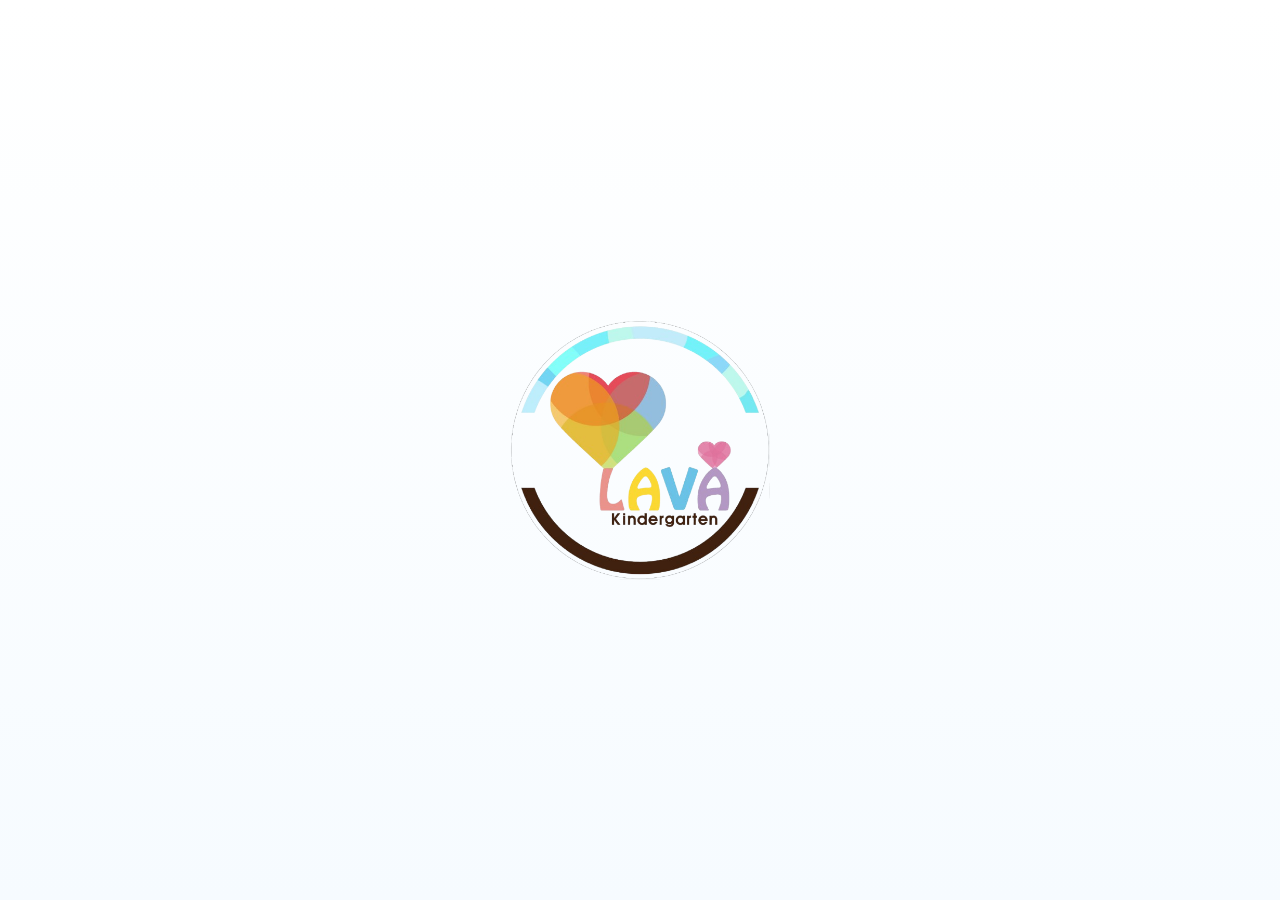
<file: splash.html>
<!doctype html>
<html lang="ko">
<head>
<meta charset="UTF-8">
<meta name="viewport" content="width=device-width, initial-scale=1.0">
<title>LAVA Kindergarten</title>
<style>
  * { margin: 0; padding: 0; box-sizing: border-box; }

  html, body {
    height: 100%;
    overflow: hidden;
  }

  body {
    display: flex;
    align-items: center;
    justify-content: center;
    min-height: 100vh;
    background: #ffffff;
    background: linear-gradient(180deg, #ffffff 0%, #f6fbff 100%);
    animation: bg-fade 1.8s ease forwards;
  }

  .splash {
    position: relative;
    display: flex;
    align-items: center;
    justify-content: center;
    width: 100%;
  }

  .splash-logo {
    position: relative;
    width: min(46vw, 260px);
    height: auto;
    opacity: 0;
    transform: translateY(40px) scale(0.8);
    animation:
      logo-enter 1.8s cubic-bezier(.22, 1, .36, 1) forwards,
      logo-float 4.8s ease-in-out 1.8s infinite;
    will-change: transform, opacity;
  }

  /* 진입 애니메이션: 아래 -> 위로 떠오르며 opacity 0 -> 1, scale 0.8 -> 1 */
  @keyframes logo-enter {
    from { opacity: 0; transform: translateY(40px) scale(0.8); }
    to   { opacity: 1; transform: translateY(0) scale(1); }
  }

  /* 진입 이후: 위아래로 12px 정도 둥실둥실 무한 반복 (transform만 사용) */
  @keyframes logo-float {
    0%, 100% { transform: translateY(0) scale(1); }
    50%      { transform: translateY(-12px) scale(1); }
  }

  @keyframes bg-fade {
    from { background-color: #ffffff; }
    to   { background-color: #f6fbff; }
  }

  @media (max-width: 560px) {
    .splash-logo { width: min(58vw, 220px); }
  }
</style>
</head>
<body>

  <div class="splash">
    <img class="splash-logo" src="images/lava-logo.png" alt="LAVA Kindergarten 로고">
  </div>

  <script>
    // 로고 PNG 로드 실패 시를 대비한 안전장치 (콘솔 경고만 남기고 레이아웃은 그대로 유지)
    (function () {
      var logo = document.querySelector('.splash-logo');
      logo.addEventListener('error', function () {
        console.warn('LAVA 로고 이미지를 불러오지 못했습니다: ' + logo.src);
      });
    })();
  </script>

</body>
</html>
</file>
